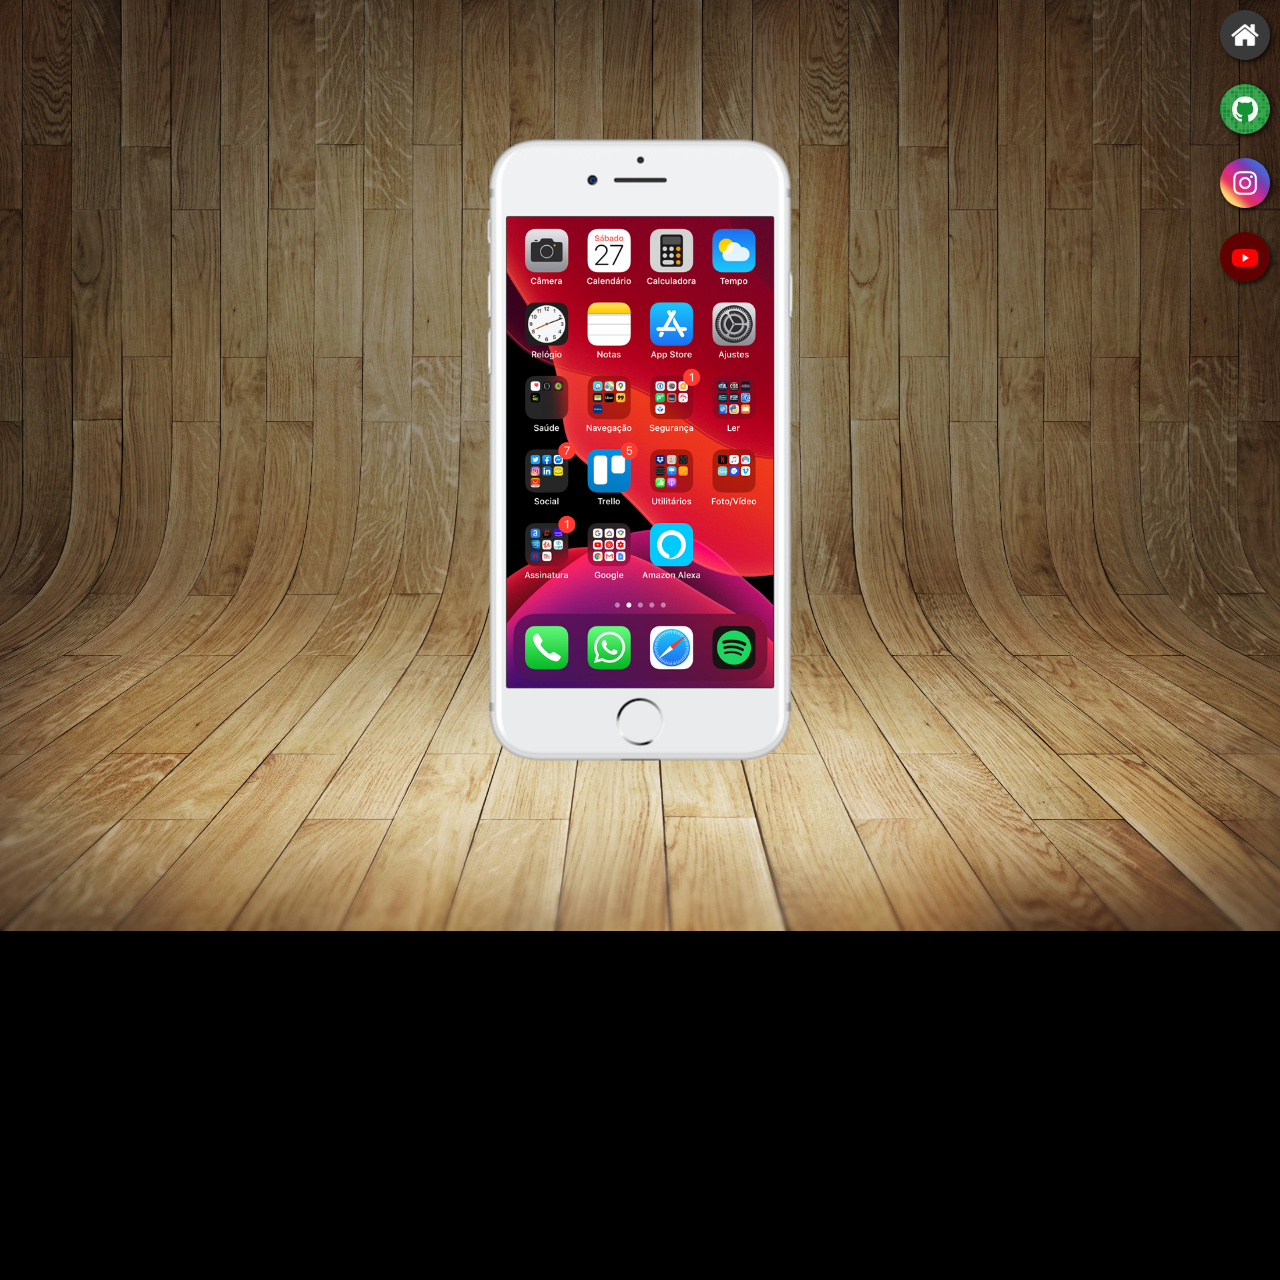
<file: index.html>
<!DOCTYPE html>
<html lang="pt-br">
<head>
    <meta charset="UTF-8">
    <meta name="viewport" content="width=device-width, initial-scale=1.0">
    <link rel="stylesheet" href="style.css">
    <link rel="shortcut icon" href="img/favicon.ico" type="image/x-icon">
    <title>Douglas Tambasco Social</title>
</head>
<body>
    <main>
        <section id="telefone">
            <iframe src="home.html" name="tela" id="tela" frameborder="0"></iframe>
        </section>

        <section id="redes">
            <a href="home.html" target="tela"><img src="img/logo-home.jpg" alt="Home"></a><br>
            <a href="github.html" target="tela"><img src="img/logo-github.jpg" alt="GitHub"></a><br>
            <a href="instagram.html" target="tela"><img src="img/logo-instagram.jpg" alt="Instagram"></a><br>
            <a href="youtube.html" target="tela"><img src="img/logo-youtube.jpg" alt="YouTube"></a><br>
        </section>
    </main>
</body>
</html>
</file>
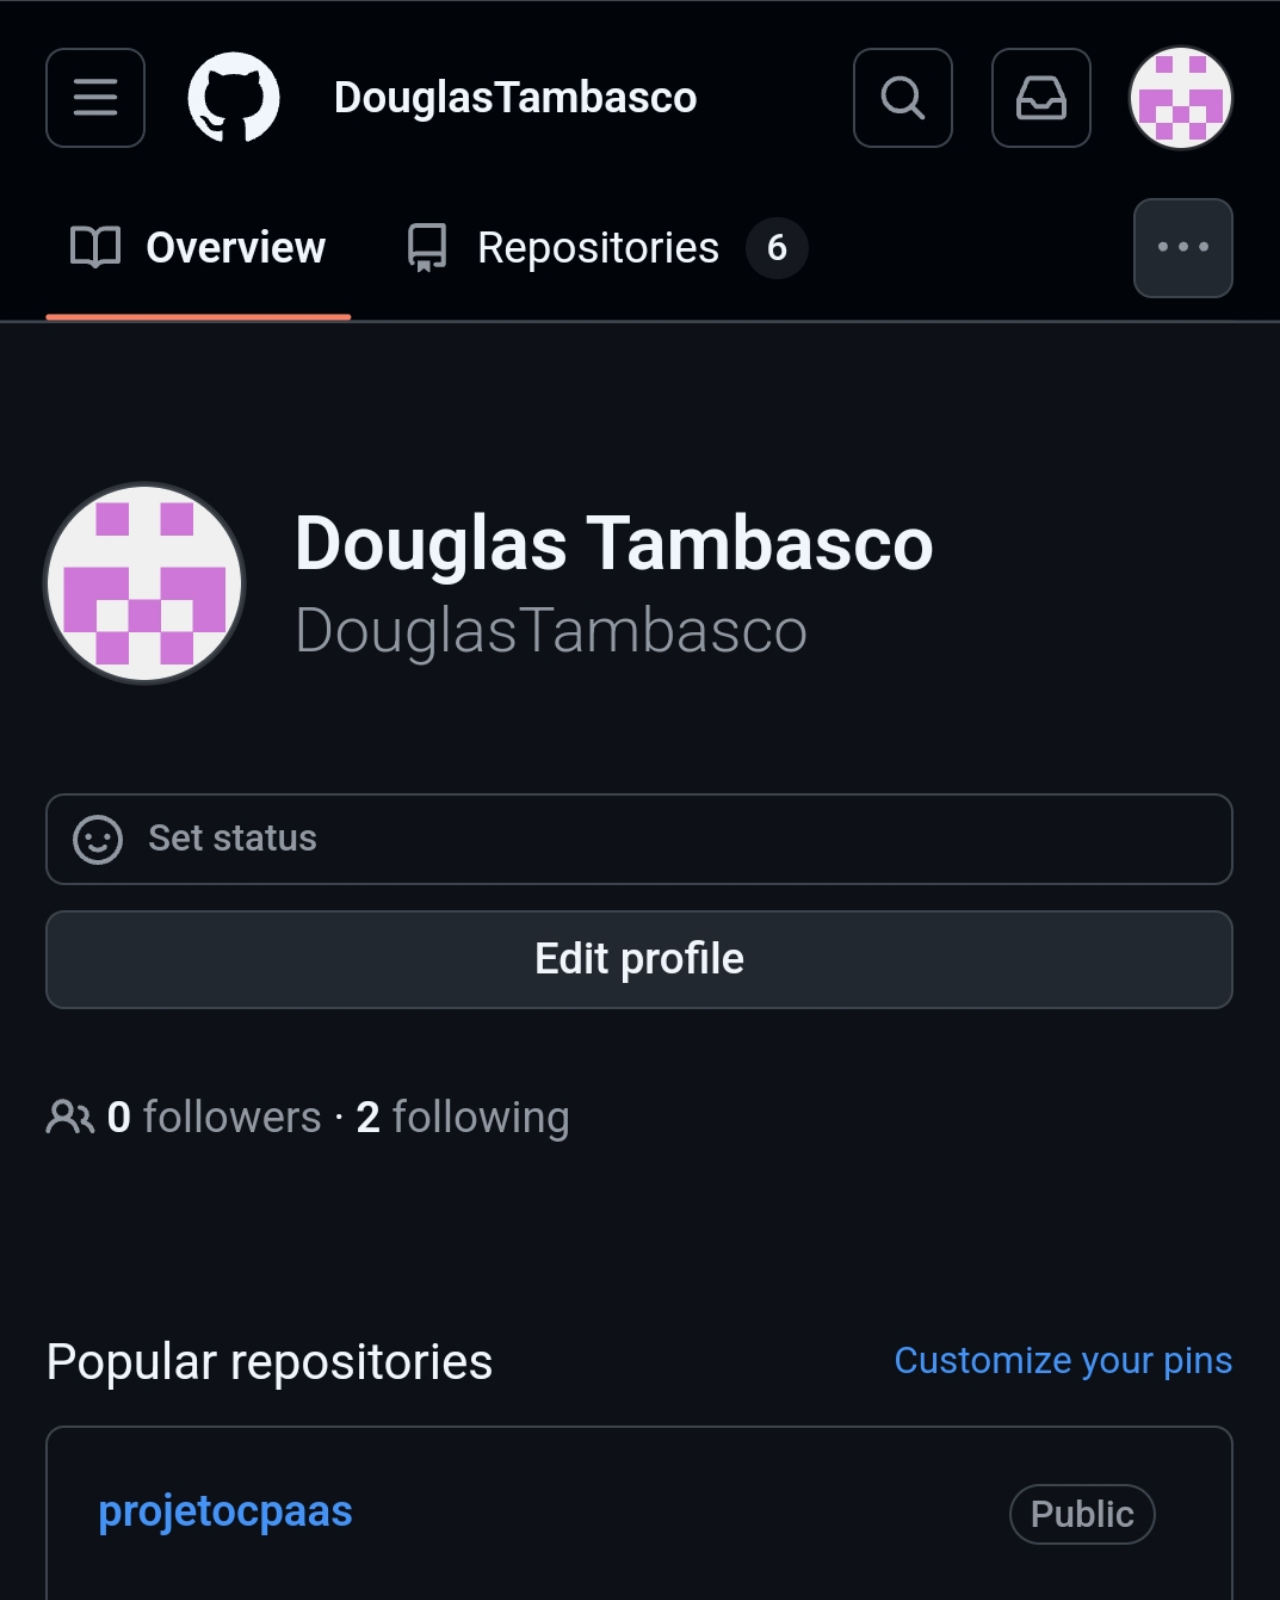
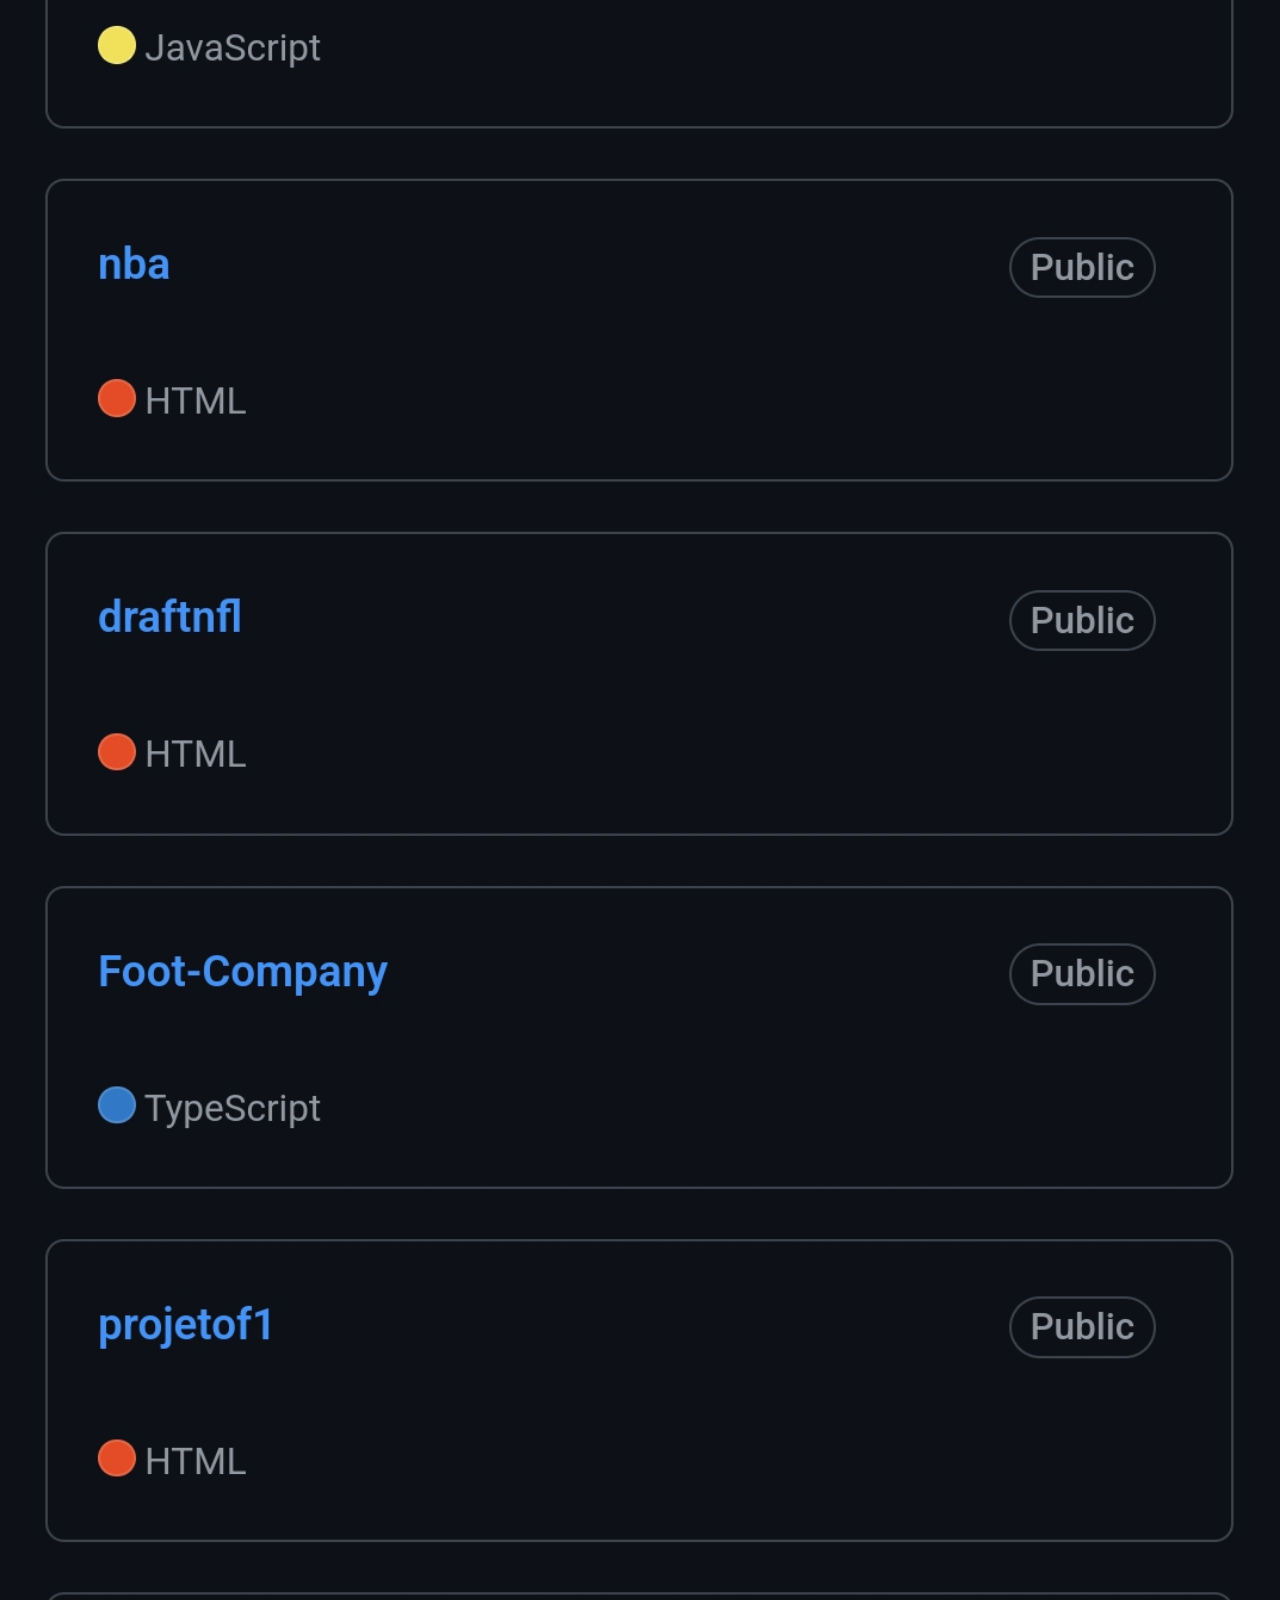
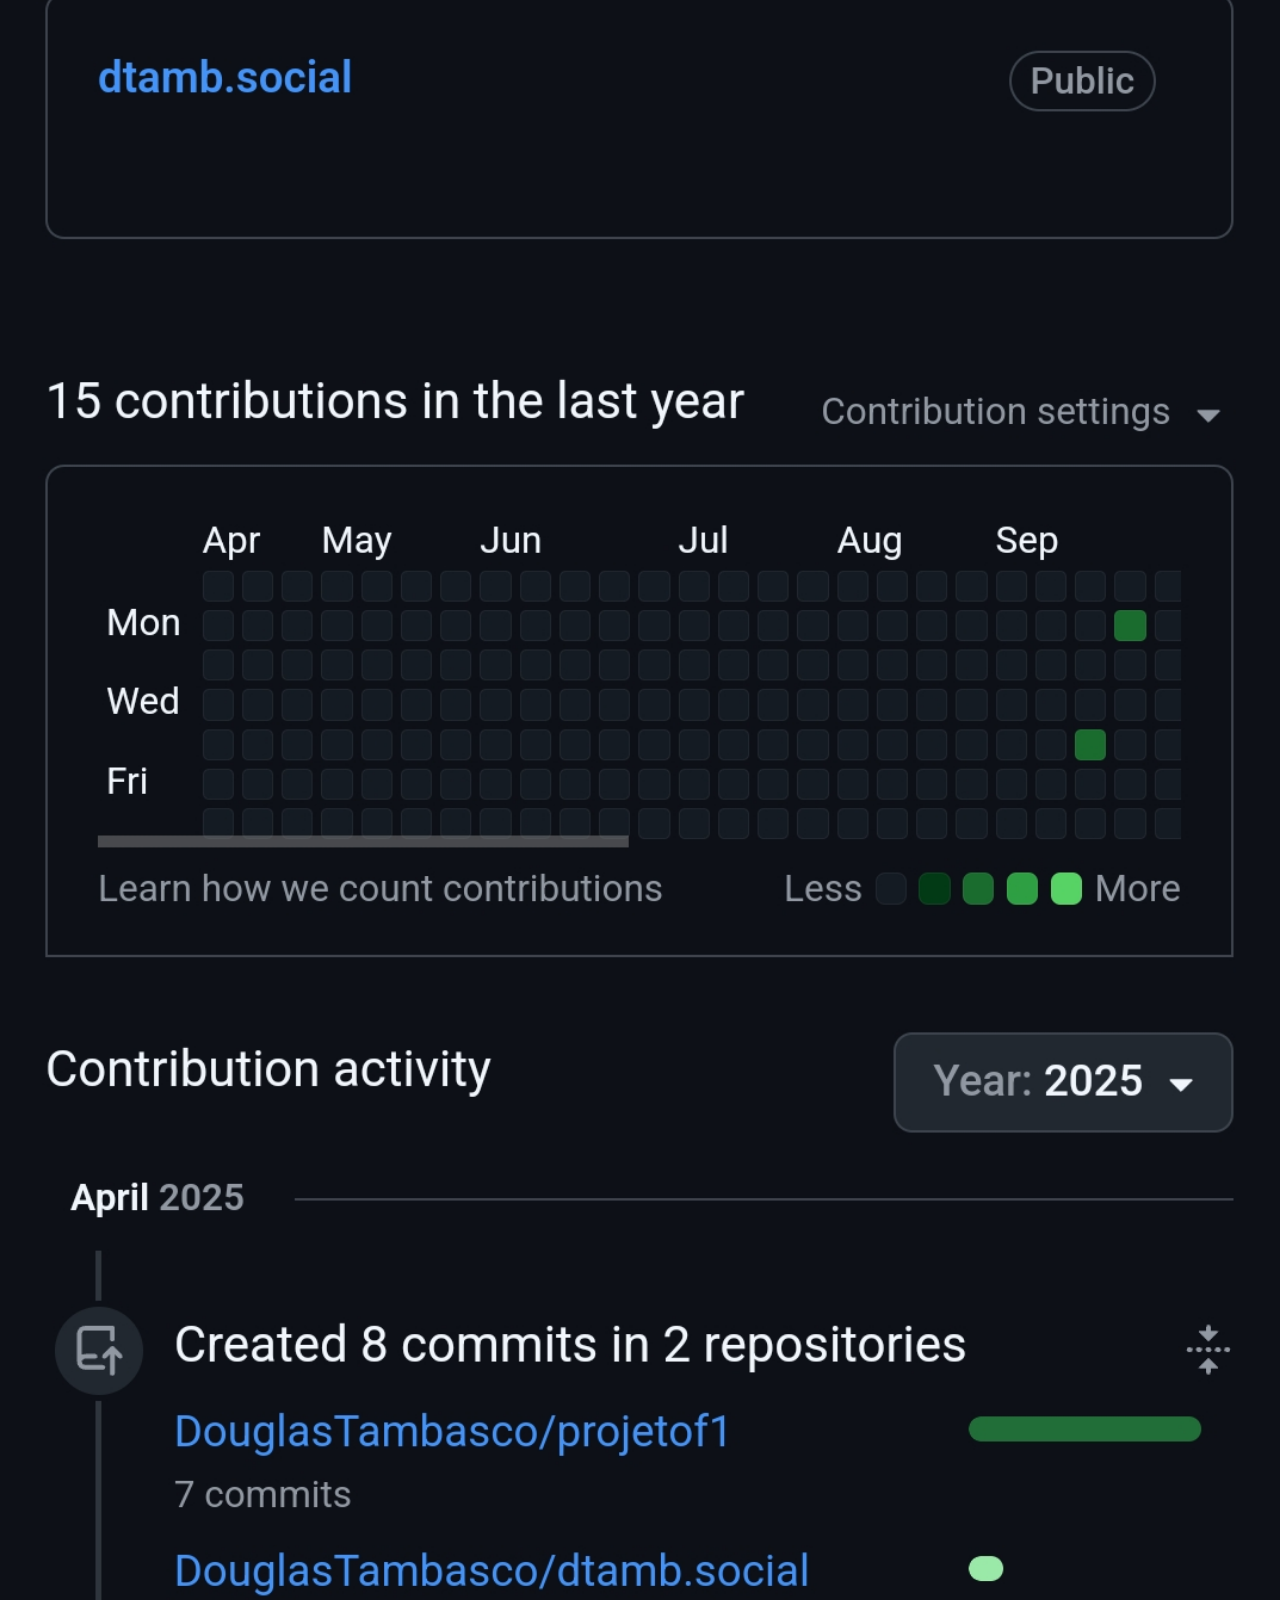
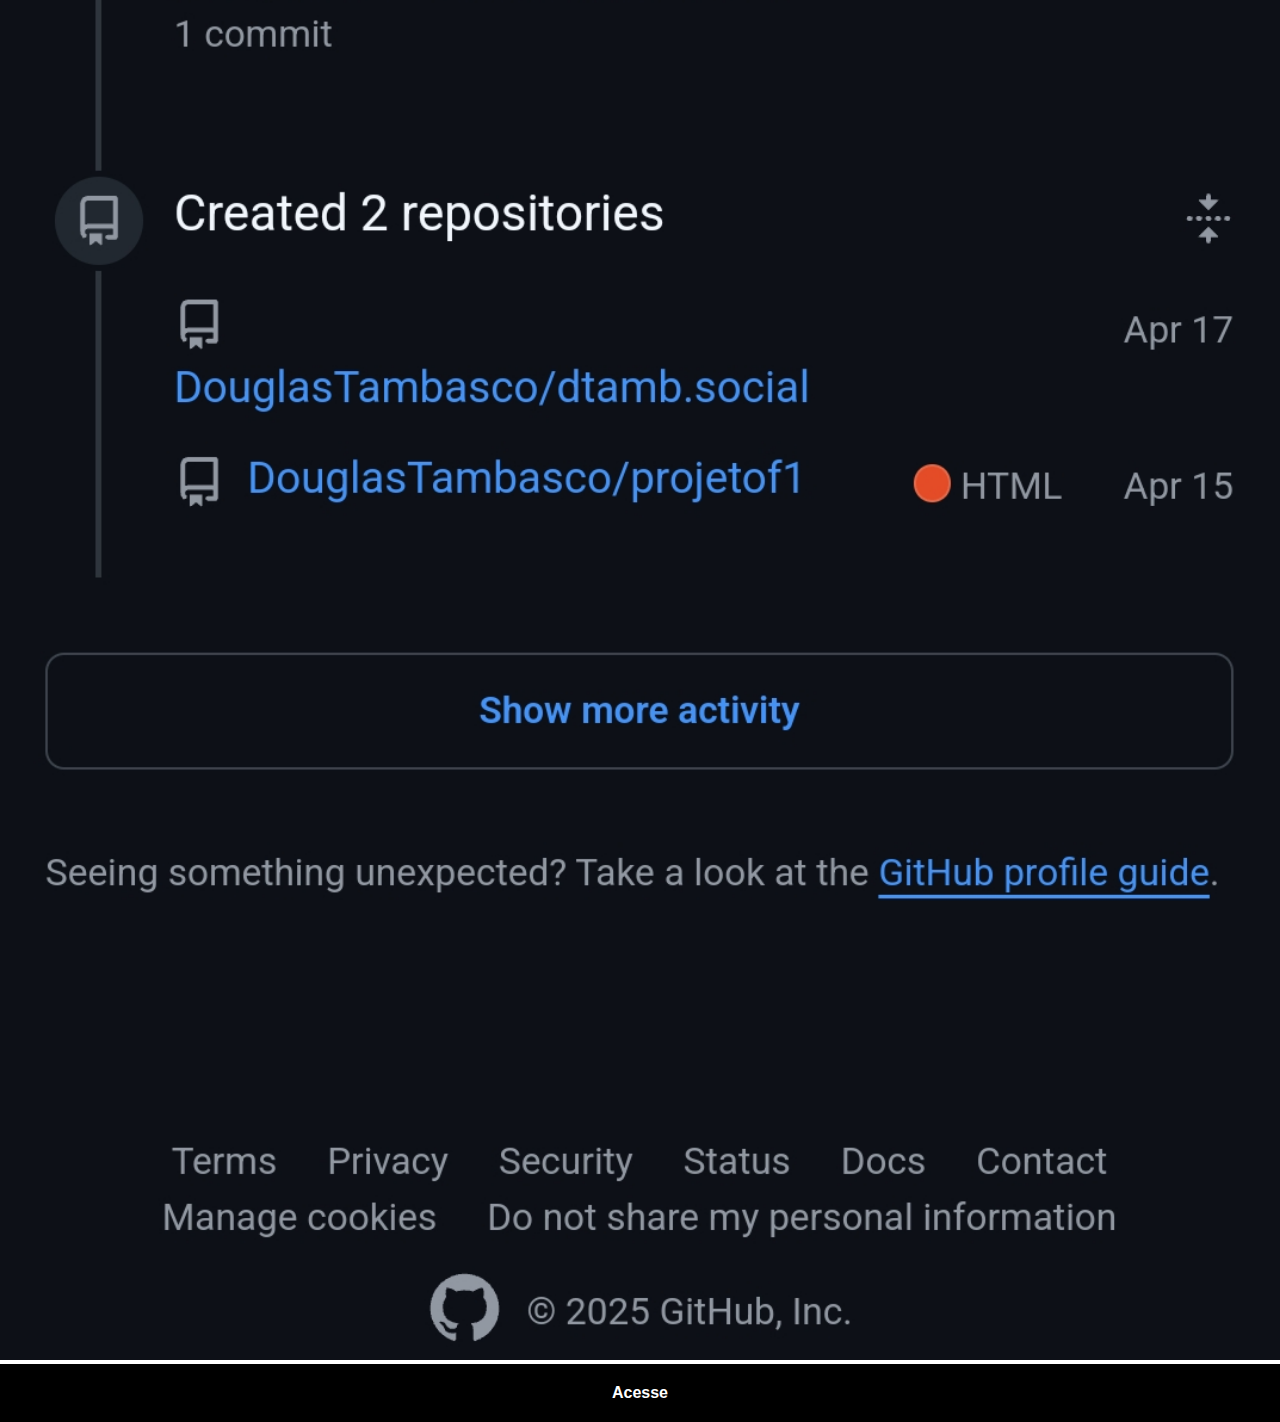
<file: github.html>
<!DOCTYPE html>
<html lang="pt-br">
<head>
    <meta charset="UTF-8">
    <meta name="viewport" content="width=device-width, initial-scale=1.0">
    <link rel="stylesheet" href="stylesocial.css">
    <title>GitHub</title>
    <img src="img/github.png" alt="">
    <a href="https://github.com/DouglasTambasco" target="_blank">Acesse</a>
</body>
</html>
</file>
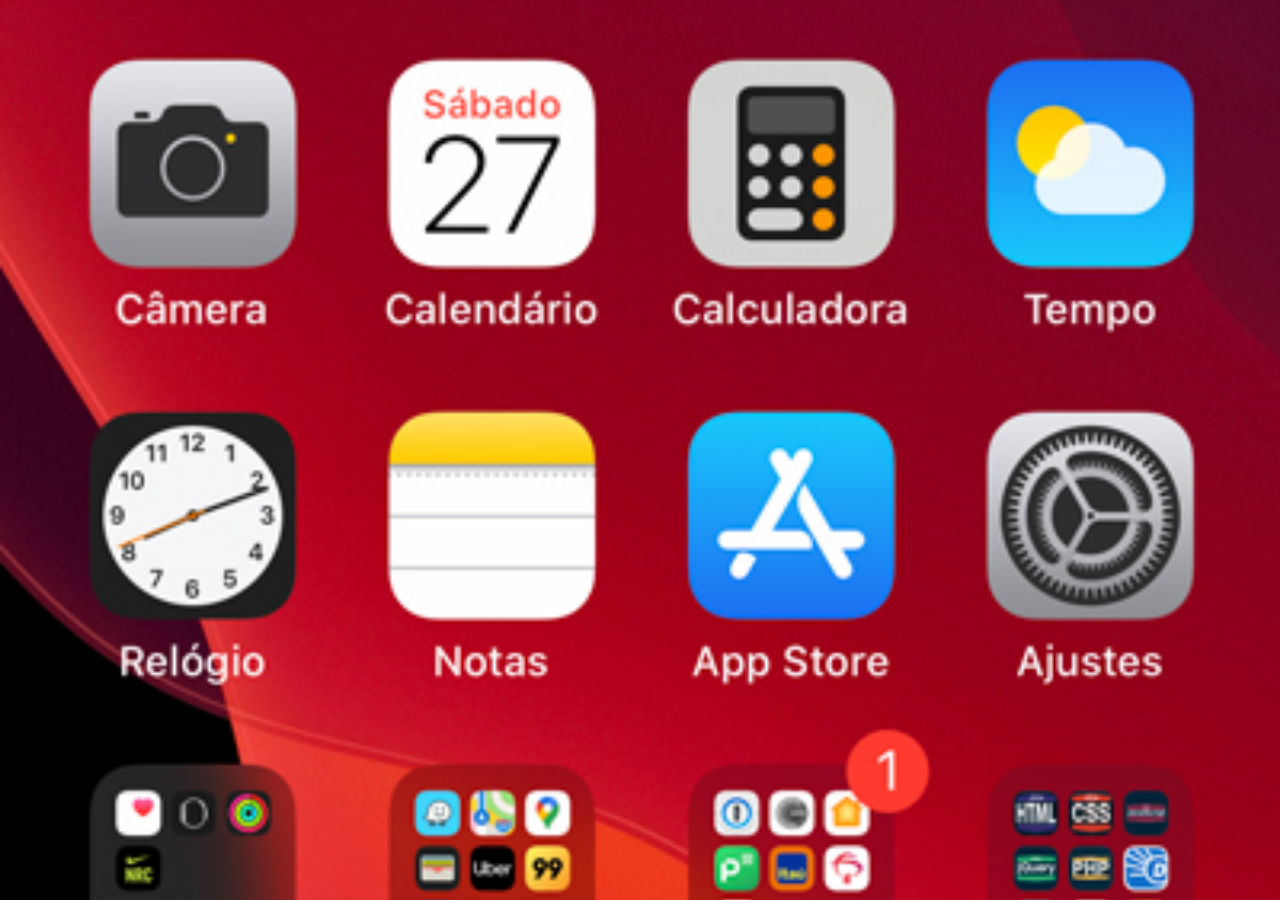
<file: home.html>
<!DOCTYPE html>
<html lang="pt-br">
<head>
    <meta charset="UTF-8">
    <meta name="viewport" content="width=device-width, initial-scale=1.0">
    <title>Home</title>
</head>
<style>

    *{
        margin: 0px;
        padding: 0px;
    }

    body {
        width: 100vw;
        height: 100vh;
        background: black url('img/tela-home.jpg') no-repeat top center;
        background-size: cover;
    }

</style>
<body>

</body>

</html>
</file>
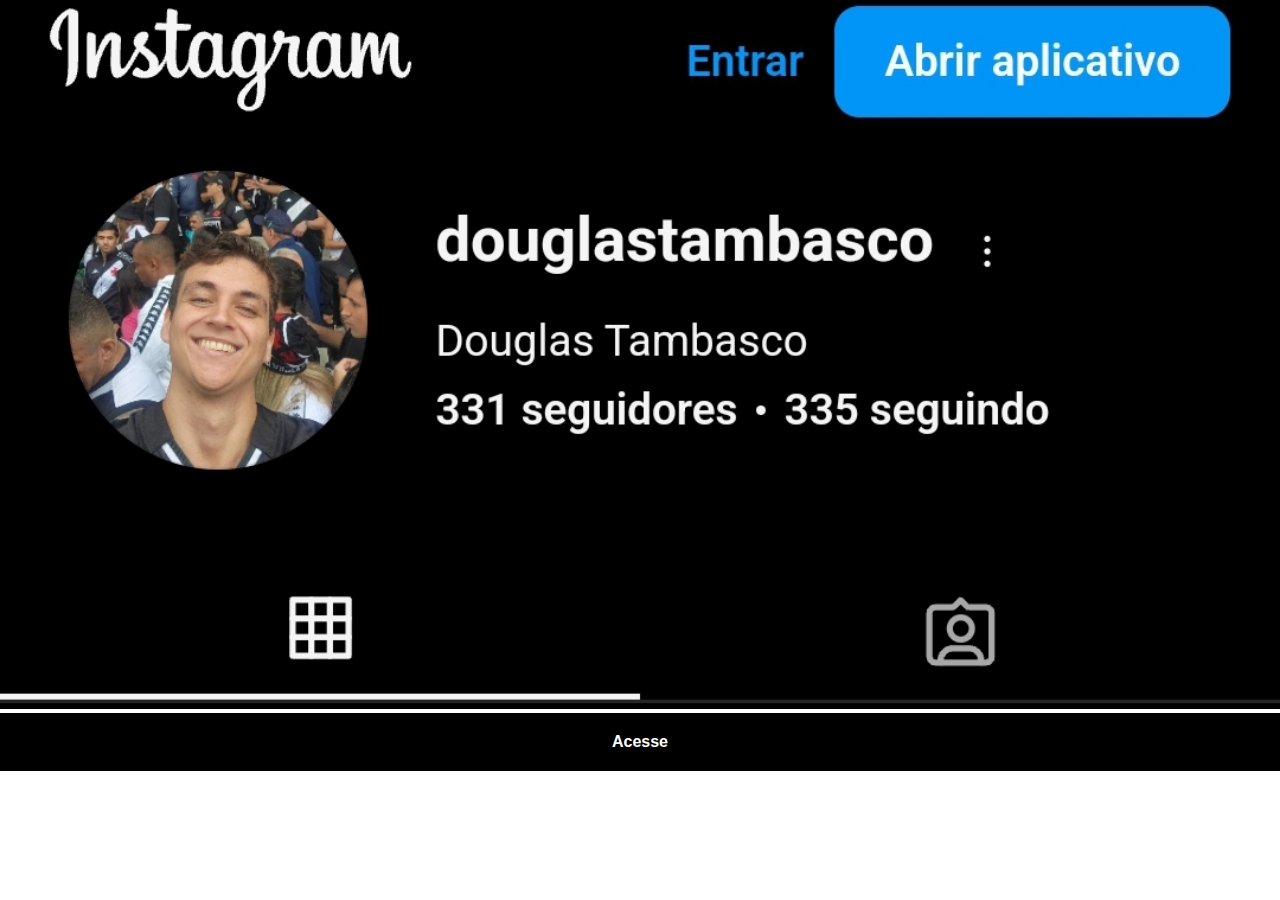
<file: instagram.html>
<!DOCTYPE html>
<html lang="pt-br">
<head>
    <meta charset="UTF-8">
    <meta name="viewport" content="width=device-width, initial-scale=1.0">
    <link rel="stylesheet" href="stylesocial.css">
    <title>Instagram</title>
    <img src="img/instagram.jpg" alt="">
    <a href="https://www.instagram.com/douglastambasco/" target="_blank">Acesse</a>
</body>
</html>
</file>
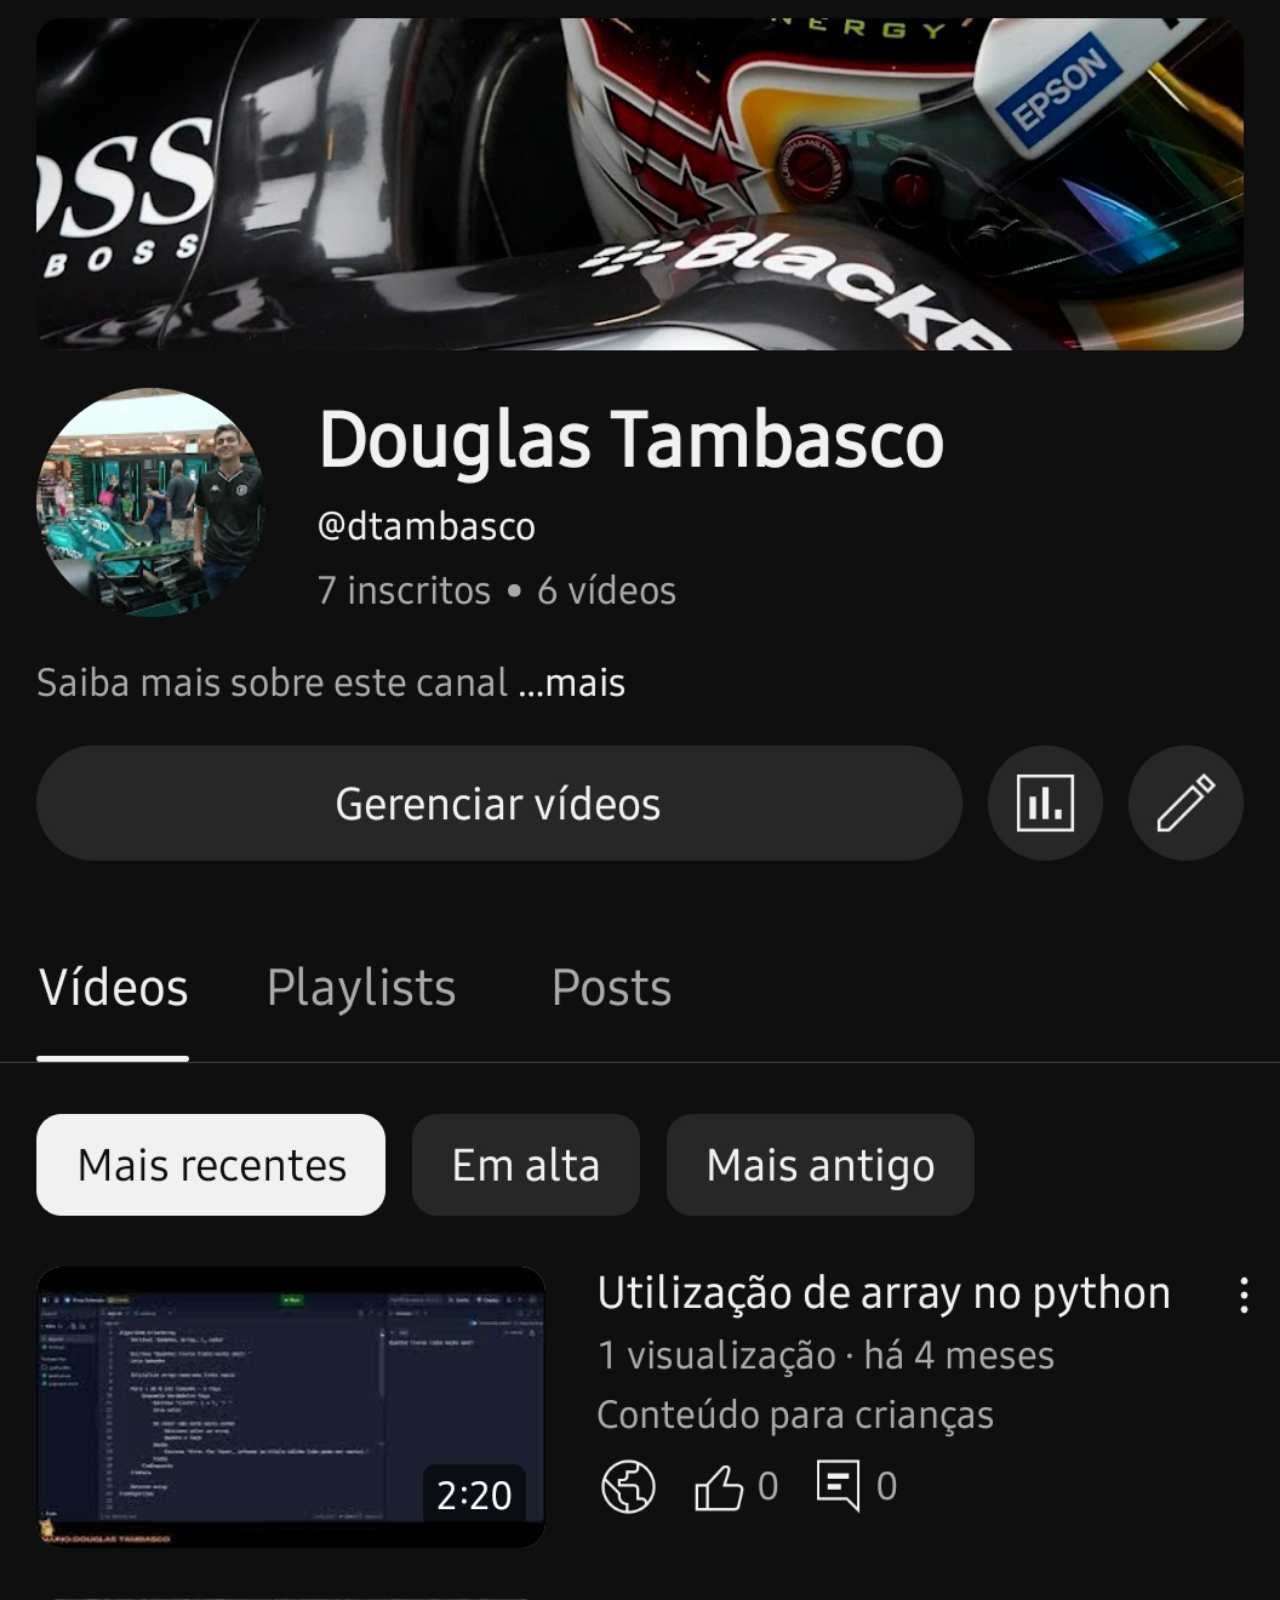
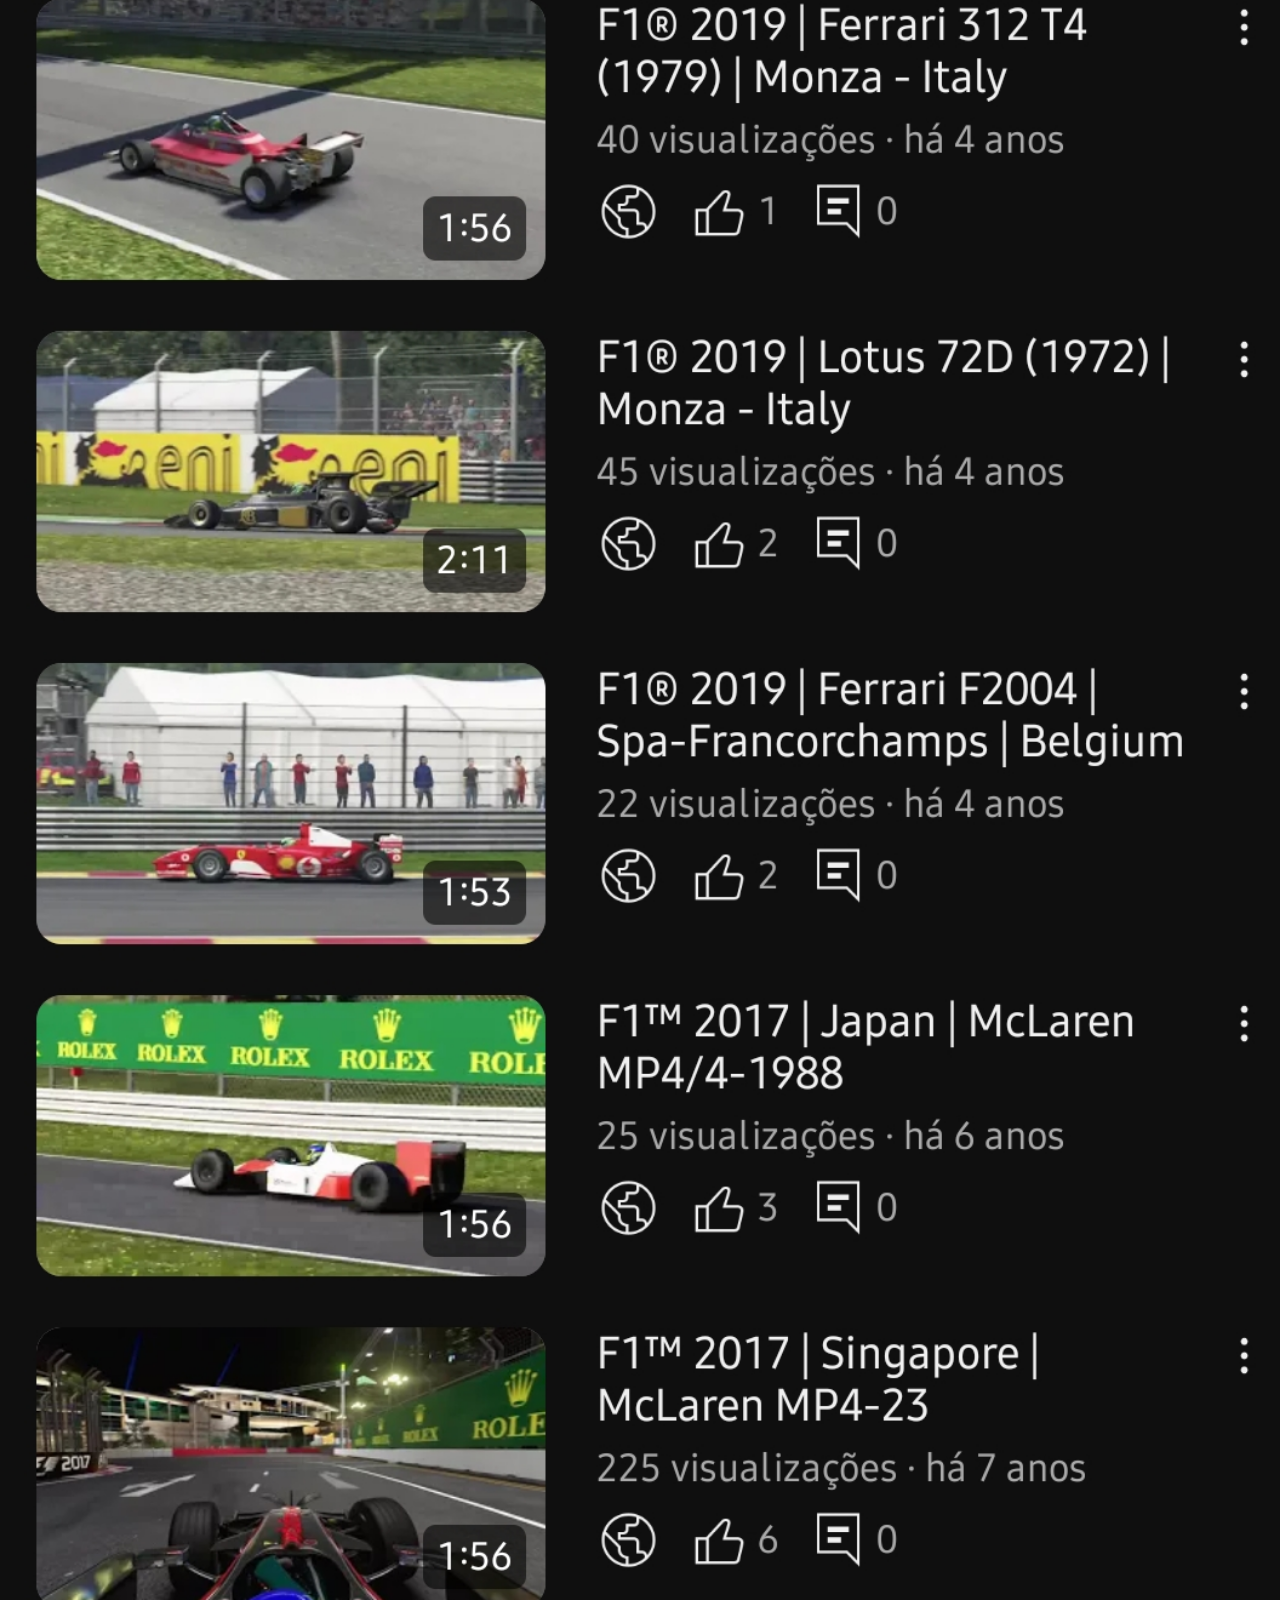
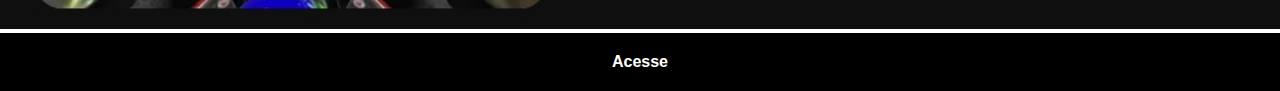
<file: youtube.html>
<!DOCTYPE html>
<html lang="pt-br">
<head>
    <meta charset="UTF-8">
    <meta name="viewport" content="width=device-width, initial-scale=1.0">
    <link rel="stylesheet" href="stylesocial.css">
    <title>YouTube</title>
</head>
<body>
    <img src="img/youtube.png" alt="">
    <a href="https://www.youtube.com/@dtambasco" target="_blank">Acesse</a>
</body>
</html>
</file>
<file: style.css>
@charset "UTF-8";

* { 
    margin: 0px;
    padding: 0px;
    font-family: Arial, Helvetica, sans-serif;
}

html, body {
    width: 100vw;
    height: 100vw;
    background-color: black;
}

body {
    background: url('img/fundo-madeira.jpg') no-repeat top center;
    background-size: cover;
    background-attachment: fixed;
}

main {
    position: relative;
    height: 100vh;
}

section#telefone {
    position: absolute;
    top: 50%;
    left: 50%;
    transform: translate(-50%, -50%);

    height: 627px;  /* tamanho exato da imagem */
    width: 311px;
    background: url('img/frame-iphone.png') no-repeat;
}

iframe#tela {
    position: relative;
    top: 80px;
    left: 22px;
    width: 267px;
    height: 471px;
}

section#redes {
    text-align: right;
}

section#redes img {
    width: 50px;
    margin: 10px;
    border-radius: 50%;
    box-shadow: 2px 2px 5px rgba(0, 0, 0, 0.807);
    box-sizing: border-box;
}

section#redes img:hover {
    box-shadow: 0px 0px 10px white;
    transform: translate(-2px, -2px);
    transition: all 0.3s;
}
</file>
<file: stylesocial.css>
@charset "UTF-8";

* {
    margin: 0px;
    padding: 0px;
    font-family: Arial, Helvetica, sans-serif;
}

::-webkit-scrollbar {   
    width: 0px;  /* Remove scrollbar space */
    height: 0px; /* Remove scrollbar space */
}

img {
    width: 100vw;
}

a {
    display: block;
    background-color: black;
    color: white;
    padding: 20px;
    text-align: center;
    font-weight: bold;
    text-decoration: none;
}

a:hover {
    background-color: #555;
}
</file>
